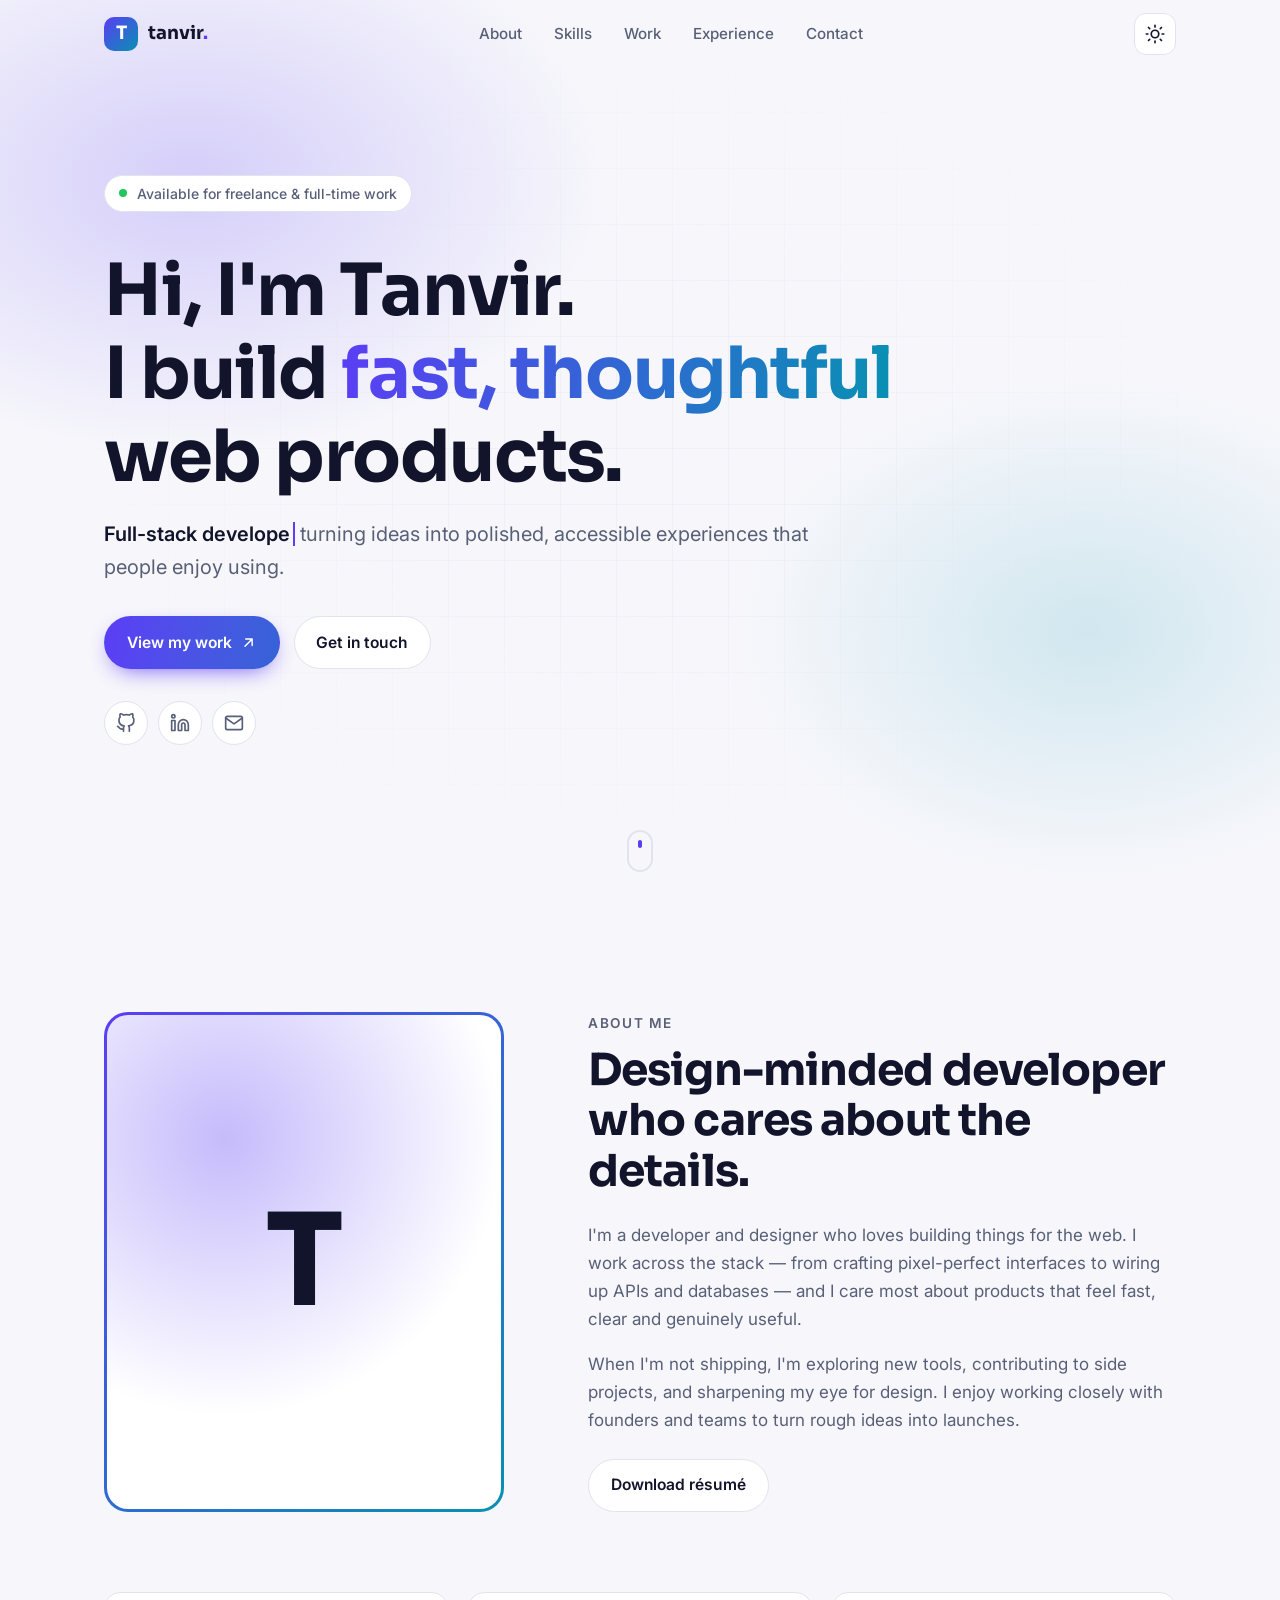
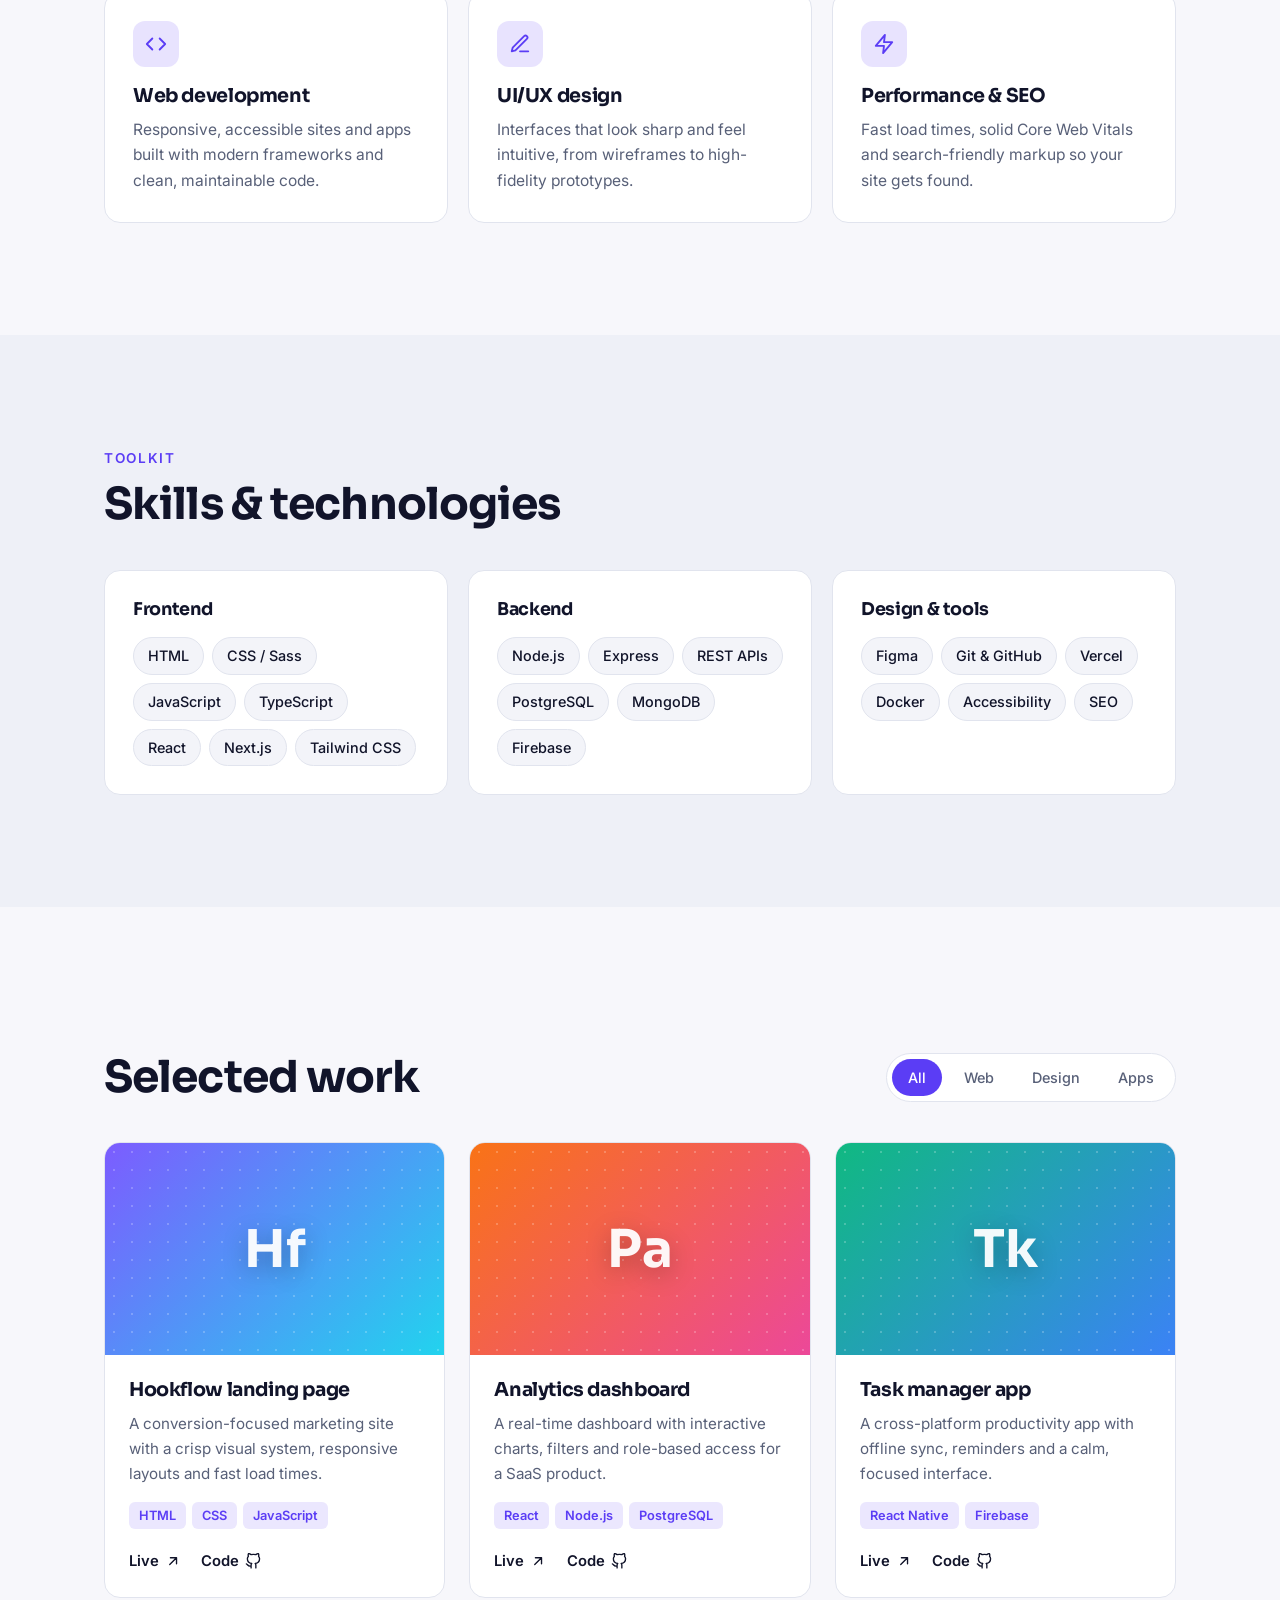
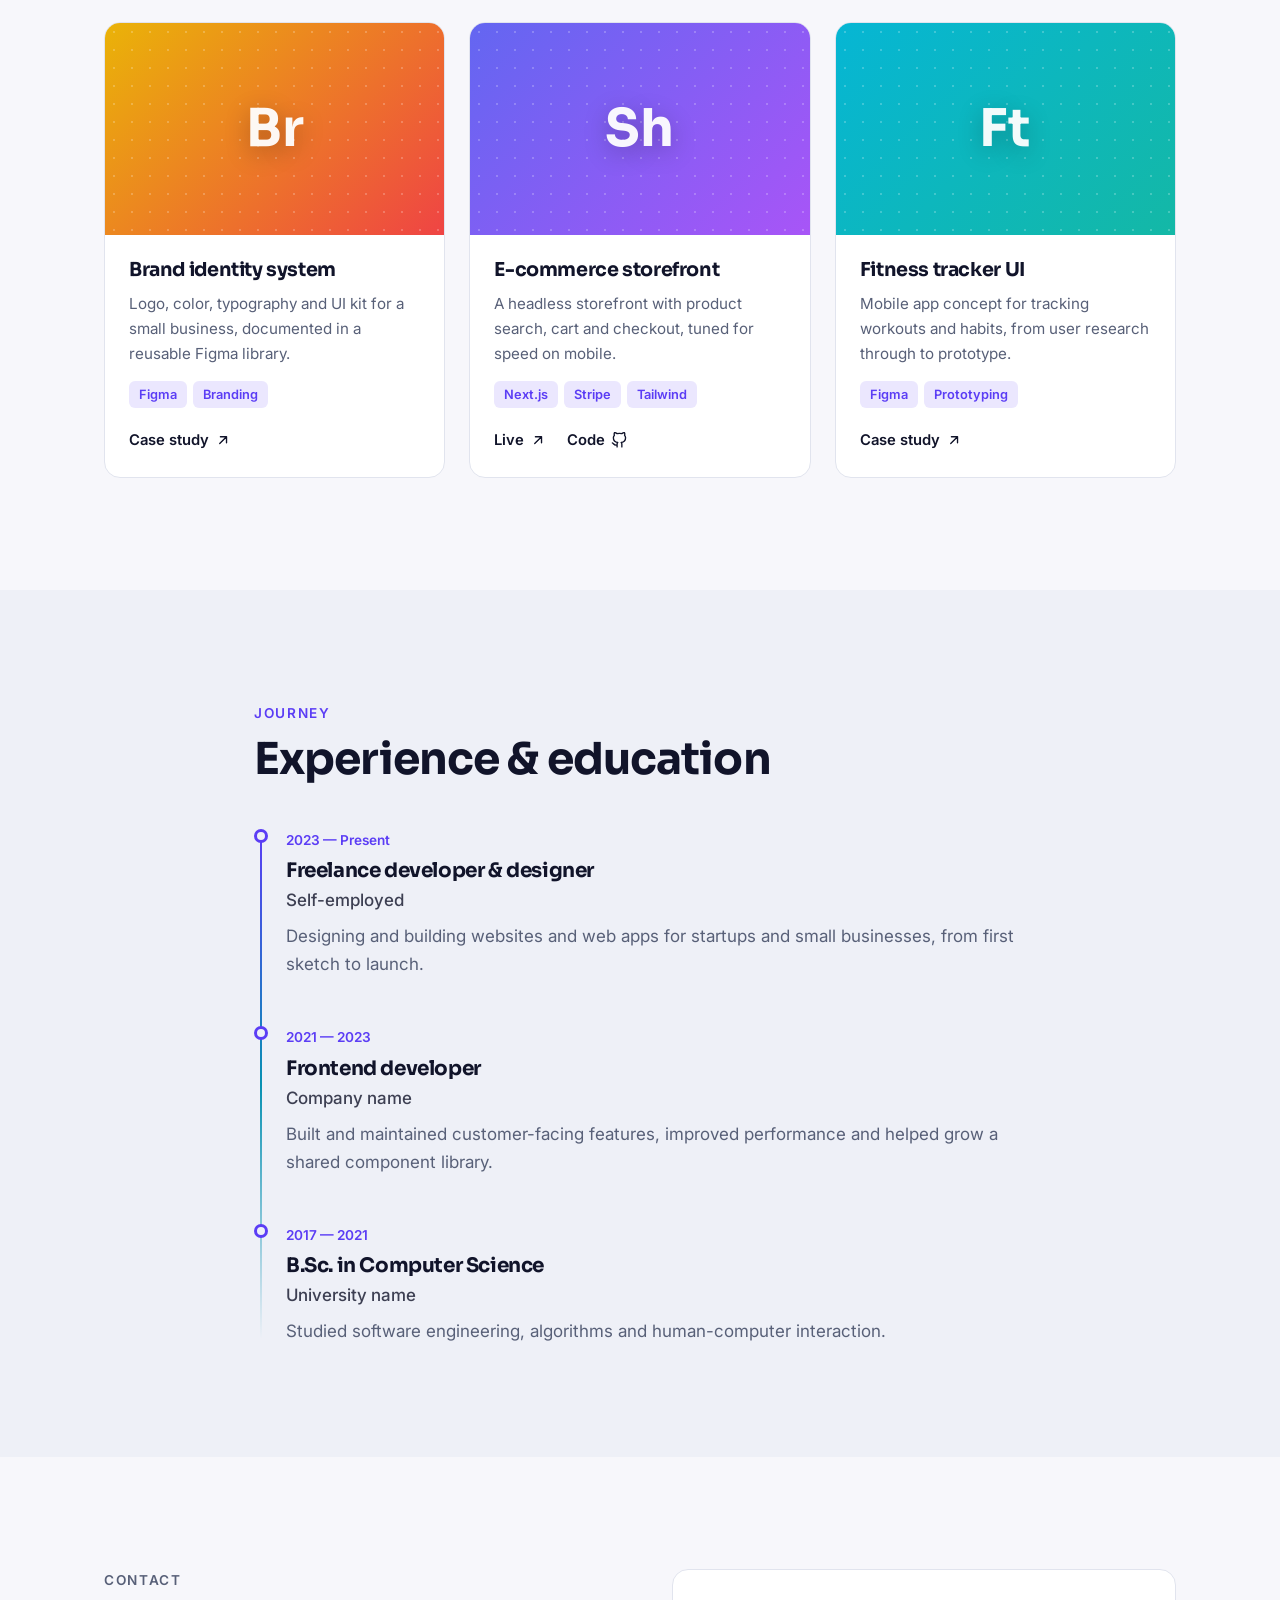
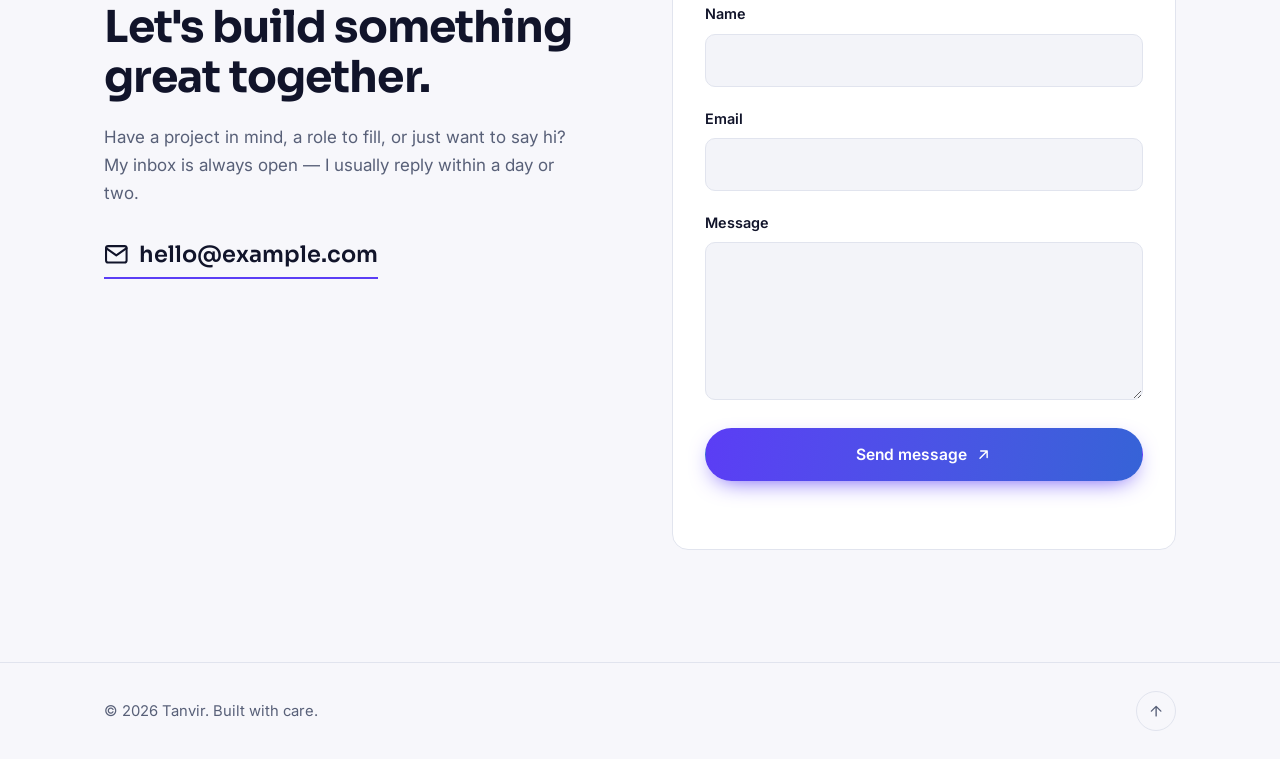
<file: index.html>
<!doctype html>
<html lang="en">
<head>
  <meta charset="utf-8">
  <meta name="viewport" content="width=device-width, initial-scale=1">
  <!-- EDIT: page title, description and social preview text -->
  <title>Tanvir — Developer & Designer</title>
  <meta name="description" content="Portfolio of Tanvir, a developer and designer building fast, thoughtful web products.">
  <meta property="og:title" content="Tanvir — Developer & Designer">
  <meta property="og:description" content="Selected work, experience and ways to get in touch.">
  <meta property="og:type" content="website">
  <meta name="theme-color" content="#0b0d12">
  <link rel="icon" href="assets/favicon.svg" type="image/svg+xml">

  <link rel="preconnect" href="https://fonts.googleapis.com">
  <link rel="preconnect" href="https://fonts.gstatic.com" crossorigin>
  <link href="https://fonts.googleapis.com/css2?family=Inter:wght@400;500;600&family=Sora:wght@500;600;700&display=swap" rel="stylesheet">
  <link rel="stylesheet" href="css/style.css">

  <!-- Apply saved / system theme before first paint to avoid a flash -->
  <script>
    (function () {
      var root = document.documentElement, t = null;
      root.classList.add('js');
      try { t = localStorage.getItem('theme'); } catch (e) {}
      if (t !== 'light' && t !== 'dark') {
        t = window.matchMedia('(prefers-color-scheme: light)').matches ? 'light' : 'dark';
      }
      root.dataset.theme = t;
    })();
  </script>
</head>
<body>
  <!-- Icon sprite -->
  <svg width="0" height="0" style="position:absolute" aria-hidden="true">
    <symbol id="i-github" viewBox="0 0 24 24"><path d="M9 19c-5 1.5-5-2.5-7-3m14 6v-3.87a3.37 3.37 0 0 0-.94-2.61c3.14-.35 6.44-1.54 6.44-7A5.44 5.44 0 0 0 20 4.77 5.07 5.07 0 0 0 19.91 1S18.73.65 16 2.48a13.38 13.38 0 0 0-7 0C6.27.65 5.09 1 5.09 1A5.07 5.07 0 0 0 5 4.77a5.44 5.44 0 0 0-1.5 3.78c0 5.42 3.3 6.61 6.44 7A3.37 3.37 0 0 0 9 18.13V22"/></symbol>
    <symbol id="i-linkedin" viewBox="0 0 24 24"><path d="M16 8a6 6 0 0 1 6 6v7h-4v-7a2 2 0 0 0-4 0v7h-4v-7a6 6 0 0 1 6-6z"/><rect x="2" y="9" width="4" height="12"/><circle cx="4" cy="4" r="2"/></symbol>
    <symbol id="i-mail" viewBox="0 0 24 24"><rect x="2" y="4" width="20" height="16" rx="2"/><path d="m22 6-10 7L2 6"/></symbol>
    <symbol id="i-arrow" viewBox="0 0 24 24"><path d="M7 17 17 7M8 7h9v9"/></symbol>
    <symbol id="i-sun" viewBox="0 0 24 24"><circle cx="12" cy="12" r="4.5"/><path d="M12 1.5v2M12 20.5v2M4.2 4.2l1.4 1.4M18.4 18.4l1.4 1.4M1.5 12h2M20.5 12h2M4.2 19.8l1.4-1.4M18.4 5.6l1.4-1.4"/></symbol>
    <symbol id="i-moon" viewBox="0 0 24 24"><path d="M21 12.79A9 9 0 1 1 11.21 3 7 7 0 0 0 21 12.79z"/></symbol>
    <symbol id="i-code" viewBox="0 0 24 24"><path d="m16 18 6-6-6-6M8 6l-6 6 6 6"/></symbol>
    <symbol id="i-pen" viewBox="0 0 24 24"><path d="M12 20h9"/><path d="M16.5 3.5a2.12 2.12 0 0 1 3 3L7 19l-4 1 1-4Z"/></symbol>
    <symbol id="i-zap" viewBox="0 0 24 24"><path d="M13 2 3 14h9l-1 8 10-12h-9z"/></symbol>
    <symbol id="i-up" viewBox="0 0 24 24"><path d="M12 19V5M5 12l7-7 7 7"/></symbol>
  </svg>

  <a class="skip-link" href="#main">Skip to content</a>

  <header class="site-header">
    <div class="container header-inner">
      <a href="#top" class="logo" aria-label="Home">
        <span class="logo-mark">T</span><span class="logo-text">tanvir<span class="accent">.</span></span>
      </a>

      <nav class="nav" id="site-nav" aria-label="Primary">
        <ul>
          <li><a href="#about">About</a></li>
          <li><a href="#skills">Skills</a></li>
          <li><a href="#work">Work</a></li>
          <li><a href="#experience">Experience</a></li>
          <li><a href="#contact">Contact</a></li>
        </ul>
      </nav>

      <div class="header-actions">
        <button class="icon-btn theme-toggle" type="button" aria-label="Switch color theme">
          <svg class="icon icon-sun"><use href="#i-sun"/></svg>
          <svg class="icon icon-moon"><use href="#i-moon"/></svg>
        </button>
        <button class="icon-btn nav-toggle" type="button" aria-controls="site-nav" aria-expanded="false" aria-label="Open menu">
          <span class="bars" aria-hidden="true"></span>
        </button>
      </div>
    </div>
  </header>

  <main id="main">
    <!-- HERO -->
    <section class="hero" id="top">
      <div class="hero-glow" aria-hidden="true"></div>
      <div class="container hero-inner">
        <p class="eyebrow reveal"><span class="status-dot"></span> Available for freelance &amp; full-time work</p>
        <!-- EDIT: your name and headline -->
        <h1 class="hero-title reveal">
          Hi, I'm Tanvir.<br>
          I build <span class="gradient-text">fast, thoughtful</span> web products.
        </h1>
        <p class="hero-sub reveal">
          <span class="role-rotator" aria-live="polite"
                data-roles='["Full-stack developer", "UI/UX designer", "Landing page specialist", "Problem solver"]'>Full-stack developer</span>
          turning ideas into polished, accessible experiences that people enjoy using.
        </p>
        <div class="hero-cta reveal">
          <a class="btn btn-primary" href="#work">View my work <svg class="icon"><use href="#i-arrow"/></svg></a>
          <a class="btn btn-ghost" href="#contact">Get in touch</a>
        </div>
        <ul class="socials reveal" aria-label="Social links">
          <!-- EDIT: social links -->
          <li><a href="https://github.com/tanvirr0071" target="_blank" rel="noopener" aria-label="GitHub"><svg class="icon"><use href="#i-github"/></svg></a></li>
          <li><a href="https://www.linkedin.com/in/your-handle" target="_blank" rel="noopener" aria-label="LinkedIn"><svg class="icon"><use href="#i-linkedin"/></svg></a></li>
          <li><a href="mailto:hello@example.com" aria-label="Email"><svg class="icon"><use href="#i-mail"/></svg></a></li>
        </ul>
      </div>
      <a href="#about" class="scroll-cue" aria-label="Scroll to About"><span></span></a>
    </section>

    <!-- ABOUT -->
    <section class="section" id="about">
      <div class="container about-grid">
        <div class="about-photo reveal">
          <!-- EDIT: replace with <img src="assets/me.jpg" alt="Portrait of Tanvir"> -->
          <div class="avatar" aria-hidden="true">T</div>
        </div>
        <div class="about-copy">
          <p class="section-kicker reveal">About me</p>
          <h2 class="section-title reveal">Design-minded developer who cares about the details.</h2>
          <!-- EDIT: your story -->
          <p class="reveal">
            I'm a developer and designer who loves building things for the web. I work across the stack —
            from crafting pixel-perfect interfaces to wiring up APIs and databases — and I care most about
            products that feel fast, clear and genuinely useful.
          </p>
          <p class="reveal">
            When I'm not shipping, I'm exploring new tools, contributing to side projects, and sharpening my
            eye for design. I enjoy working closely with founders and teams to turn rough ideas into launches.
          </p>
          <a class="btn btn-ghost reveal" href="assets/resume.pdf" download>Download résumé</a>
        </div>
      </div>

      <div class="container services">
        <article class="card service reveal">
          <div class="service-icon"><svg class="icon"><use href="#i-code"/></svg></div>
          <h3>Web development</h3>
          <p>Responsive, accessible sites and apps built with modern frameworks and clean, maintainable code.</p>
        </article>
        <article class="card service reveal">
          <div class="service-icon"><svg class="icon"><use href="#i-pen"/></svg></div>
          <h3>UI/UX design</h3>
          <p>Interfaces that look sharp and feel intuitive, from wireframes to high-fidelity prototypes.</p>
        </article>
        <article class="card service reveal">
          <div class="service-icon"><svg class="icon"><use href="#i-zap"/></svg></div>
          <h3>Performance &amp; SEO</h3>
          <p>Fast load times, solid Core Web Vitals and search-friendly markup so your site gets found.</p>
        </article>
      </div>
    </section>

    <!-- SKILLS -->
    <section class="section section-alt" id="skills">
      <div class="container">
        <p class="section-kicker reveal">Toolkit</p>
        <h2 class="section-title reveal">Skills &amp; technologies</h2>
        <!-- EDIT: your skills -->
        <div class="skills-grid">
          <div class="card skill-group reveal">
            <h3>Frontend</h3>
            <ul class="chips">
              <li>HTML</li><li>CSS / Sass</li><li>JavaScript</li><li>TypeScript</li>
              <li>React</li><li>Next.js</li><li>Tailwind CSS</li>
            </ul>
          </div>
          <div class="card skill-group reveal">
            <h3>Backend</h3>
            <ul class="chips">
              <li>Node.js</li><li>Express</li><li>REST APIs</li><li>PostgreSQL</li>
              <li>MongoDB</li><li>Firebase</li>
            </ul>
          </div>
          <div class="card skill-group reveal">
            <h3>Design &amp; tools</h3>
            <ul class="chips">
              <li>Figma</li><li>Git &amp; GitHub</li><li>Vercel</li><li>Docker</li>
              <li>Accessibility</li><li>SEO</li>
            </ul>
          </div>
        </div>
      </div>
    </section>

    <!-- WORK -->
    <section class="section" id="work">
      <div class="container">
        <div class="section-head">
          <div>
            <p class="section-kicker reveal">Portfolio</p>
            <h2 class="section-title reveal">Selected work</h2>
          </div>
          <div class="filters reveal" role="group" aria-label="Filter projects">
            <button class="filter is-active" type="button" data-filter="all" aria-pressed="true">All</button>
            <button class="filter" type="button" data-filter="web" aria-pressed="false">Web</button>
            <button class="filter" type="button" data-filter="design" aria-pressed="false">Design</button>
            <button class="filter" type="button" data-filter="app" aria-pressed="false">Apps</button>
          </div>
        </div>

        <!-- EDIT: your projects. data-category can hold several values separated by spaces. -->
        <div class="projects">
          <article class="card project reveal" data-category="web design">
            <div class="project-thumb" style="--g1:#7c5cff;--g2:#22d3ee"><span>Hf</span></div>
            <div class="project-body">
              <h3>Hookflow landing page</h3>
              <p>A conversion-focused marketing site with a crisp visual system, responsive layouts and fast load times.</p>
              <ul class="tags"><li>HTML</li><li>CSS</li><li>JavaScript</li></ul>
              <div class="project-links">
                <a href="#" aria-label="Live demo of Hookflow landing page">Live <svg class="icon"><use href="#i-arrow"/></svg></a>
                <a href="https://github.com/tanvirr0071/Hookflow-Landing" target="_blank" rel="noopener" aria-label="Source code of Hookflow landing page">Code <svg class="icon"><use href="#i-github"/></svg></a>
              </div>
            </div>
          </article>

          <article class="card project reveal" data-category="web app">
            <div class="project-thumb" style="--g1:#f97316;--g2:#ec4899"><span>Pa</span></div>
            <div class="project-body">
              <h3>Analytics dashboard</h3>
              <p>A real-time dashboard with interactive charts, filters and role-based access for a SaaS product.</p>
              <ul class="tags"><li>React</li><li>Node.js</li><li>PostgreSQL</li></ul>
              <div class="project-links">
                <a href="#" aria-label="Live demo of analytics dashboard">Live <svg class="icon"><use href="#i-arrow"/></svg></a>
                <a href="#" aria-label="Source code of analytics dashboard">Code <svg class="icon"><use href="#i-github"/></svg></a>
              </div>
            </div>
          </article>

          <article class="card project reveal" data-category="app">
            <div class="project-thumb" style="--g1:#10b981;--g2:#3b82f6"><span>Tk</span></div>
            <div class="project-body">
              <h3>Task manager app</h3>
              <p>A cross-platform productivity app with offline sync, reminders and a calm, focused interface.</p>
              <ul class="tags"><li>React Native</li><li>Firebase</li></ul>
              <div class="project-links">
                <a href="#" aria-label="Live demo of task manager app">Live <svg class="icon"><use href="#i-arrow"/></svg></a>
                <a href="#" aria-label="Source code of task manager app">Code <svg class="icon"><use href="#i-github"/></svg></a>
              </div>
            </div>
          </article>

          <article class="card project reveal" data-category="design">
            <div class="project-thumb" style="--g1:#eab308;--g2:#ef4444"><span>Br</span></div>
            <div class="project-body">
              <h3>Brand identity system</h3>
              <p>Logo, color, typography and UI kit for a small business, documented in a reusable Figma library.</p>
              <ul class="tags"><li>Figma</li><li>Branding</li></ul>
              <div class="project-links">
                <a href="#" aria-label="Case study of brand identity system">Case study <svg class="icon"><use href="#i-arrow"/></svg></a>
              </div>
            </div>
          </article>

          <article class="card project reveal" data-category="web">
            <div class="project-thumb" style="--g1:#6366f1;--g2:#a855f7"><span>Sh</span></div>
            <div class="project-body">
              <h3>E-commerce storefront</h3>
              <p>A headless storefront with product search, cart and checkout, tuned for speed on mobile.</p>
              <ul class="tags"><li>Next.js</li><li>Stripe</li><li>Tailwind</li></ul>
              <div class="project-links">
                <a href="#" aria-label="Live demo of e-commerce storefront">Live <svg class="icon"><use href="#i-arrow"/></svg></a>
                <a href="#" aria-label="Source code of e-commerce storefront">Code <svg class="icon"><use href="#i-github"/></svg></a>
              </div>
            </div>
          </article>

          <article class="card project reveal" data-category="app design">
            <div class="project-thumb" style="--g1:#06b6d4;--g2:#14b8a6"><span>Ft</span></div>
            <div class="project-body">
              <h3>Fitness tracker UI</h3>
              <p>Mobile app concept for tracking workouts and habits, from user research through to prototype.</p>
              <ul class="tags"><li>Figma</li><li>Prototyping</li></ul>
              <div class="project-links">
                <a href="#" aria-label="Case study of fitness tracker UI">Case study <svg class="icon"><use href="#i-arrow"/></svg></a>
              </div>
            </div>
          </article>
        </div>
      </div>
    </section>

    <!-- EXPERIENCE -->
    <section class="section section-alt" id="experience">
      <div class="container narrow">
        <p class="section-kicker reveal">Journey</p>
        <h2 class="section-title reveal">Experience &amp; education</h2>
        <!-- EDIT: your timeline -->
        <ol class="timeline">
          <li class="timeline-item reveal">
            <span class="timeline-date">2023 — Present</span>
            <h3>Freelance developer &amp; designer</h3>
            <p class="timeline-org">Self-employed</p>
            <p>Designing and building websites and web apps for startups and small businesses, from first sketch to launch.</p>
          </li>
          <li class="timeline-item reveal">
            <span class="timeline-date">2021 — 2023</span>
            <h3>Frontend developer</h3>
            <p class="timeline-org">Company name</p>
            <p>Built and maintained customer-facing features, improved performance and helped grow a shared component library.</p>
          </li>
          <li class="timeline-item reveal">
            <span class="timeline-date">2017 — 2021</span>
            <h3>B.Sc. in Computer Science</h3>
            <p class="timeline-org">University name</p>
            <p>Studied software engineering, algorithms and human-computer interaction.</p>
          </li>
        </ol>
      </div>
    </section>

    <!-- CONTACT -->
    <section class="section" id="contact">
      <div class="container contact-grid">
        <div class="contact-copy">
          <p class="section-kicker reveal">Contact</p>
          <h2 class="section-title reveal">Let's build something great together.</h2>
          <p class="reveal">Have a project in mind, a role to fill, or just want to say hi? My inbox is always open — I usually reply within a day or two.</p>
          <!-- EDIT: your email (also update data-email on the form below) -->
          <a class="contact-email reveal" href="mailto:hello@example.com">
            <svg class="icon"><use href="#i-mail"/></svg> hello@example.com
          </a>
        </div>

        <form class="card contact-form reveal" data-email="hello@example.com" novalidate>
          <div class="field">
            <label for="cf-name">Name</label>
            <input id="cf-name" name="name" type="text" autocomplete="name" required>
          </div>
          <div class="field">
            <label for="cf-email">Email</label>
            <input id="cf-email" name="email" type="email" autocomplete="email" required>
          </div>
          <div class="field">
            <label for="cf-message">Message</label>
            <textarea id="cf-message" name="message" rows="5" required></textarea>
          </div>
          <button class="btn btn-primary" type="submit">Send message <svg class="icon"><use href="#i-arrow"/></svg></button>
          <p class="form-status" role="status" aria-live="polite"></p>
        </form>
      </div>
    </section>
  </main>

  <footer class="site-footer">
    <div class="container footer-inner">
      <p>&copy; <span id="year">2026</span> Tanvir. Built with care.</p>
      <a href="#top" class="back-top" aria-label="Back to top"><svg class="icon"><use href="#i-up"/></svg></a>
    </div>
  </footer>

  <script src="js/main.js" defer></script>
</body>
</html>
</file>
<file: css/style.css>
/* ==========================================================================
   Theme tokens
   ========================================================================== */
:root {
  --font-body: "Inter", system-ui, -apple-system, "Segoe UI", Roboto, sans-serif;
  --font-head: "Sora", var(--font-body);

  --radius: 16px;
  --radius-sm: 10px;
  --header-h: 68px;
  --container: 1120px;
  --ease: cubic-bezier(.2, .7, .2, 1);
}

:root,
:root[data-theme="dark"] {
  --bg: #0b0d12;
  --bg-alt: #0f121a;
  --surface: #141823;
  --surface-2: #1a1f2c;
  --border: #242a38;
  --text: #e9ebf1;
  --muted: #9aa3b6;
  --accent: #8b6cff;
  --accent-2: #22d3ee;
  --accent-ink: #ffffff;
  --shadow: 0 10px 30px -12px rgba(0, 0, 0, .6);
  --header-bg: rgba(11, 13, 18, .72);
  color-scheme: dark;
}

:root[data-theme="light"] {
  --bg: #f7f7fb;
  --bg-alt: #eef0f7;
  --surface: #ffffff;
  --surface-2: #f3f4f9;
  --border: #e1e4ee;
  --text: #11142a;
  --muted: #586078;
  --accent: #5b3df5;
  --accent-2: #0891b2;
  --accent-ink: #ffffff;
  --shadow: 0 10px 30px -14px rgba(30, 35, 80, .25);
  --header-bg: rgba(247, 247, 251, .78);
  color-scheme: light;
}

/* ==========================================================================
   Base
   ========================================================================== */
*,
*::before,
*::after { box-sizing: border-box; }

html {
  scroll-behavior: smooth;
  scroll-padding-top: calc(var(--header-h) + 12px);
  -webkit-text-size-adjust: 100%;
}

body {
  margin: 0;
  font-family: var(--font-body);
  font-size: 1.0625rem;
  line-height: 1.65;
  color: var(--text);
  background: var(--bg);
  -webkit-font-smoothing: antialiased;
  overflow-x: hidden;
  transition: background-color .3s ease, color .3s ease;
}

h1, h2, h3 {
  font-family: var(--font-head);
  line-height: 1.15;
  letter-spacing: -.02em;
  margin: 0 0 .5em;
}

p { margin: 0 0 1em; }
a { color: inherit; text-decoration: none; }
ul, ol { margin: 0; padding: 0; list-style: none; }
img { max-width: 100%; display: block; }
button { font: inherit; color: inherit; cursor: pointer; }

:focus-visible {
  outline: 2px solid var(--accent);
  outline-offset: 3px;
  border-radius: 6px;
}

.icon {
  width: 1.1em;
  height: 1.1em;
  fill: none;
  stroke: currentColor;
  stroke-width: 2;
  stroke-linecap: round;
  stroke-linejoin: round;
  flex-shrink: 0;
}

.container {
  width: 100%;
  max-width: var(--container);
  margin: 0 auto;
  padding: 0 24px;
}
.container.narrow { max-width: 820px; }

.skip-link {
  position: absolute;
  left: 16px;
  top: -60px;
  z-index: 100;
  padding: 10px 16px;
  border-radius: var(--radius-sm);
  background: var(--accent);
  color: var(--accent-ink);
  transition: top .2s;
}
.skip-link:focus { top: 12px; }

.accent { color: var(--accent); }

.gradient-text {
  background: linear-gradient(100deg, var(--accent), var(--accent-2));
  -webkit-background-clip: text;
  background-clip: text;
  color: transparent;
}

/* ==========================================================================
   Buttons
   ========================================================================== */
.btn {
  display: inline-flex;
  align-items: center;
  gap: .5em;
  padding: .8em 1.4em;
  border-radius: 999px;
  border: 1px solid transparent;
  font-weight: 600;
  font-size: .975rem;
  transition: transform .2s var(--ease), box-shadow .2s, background-color .2s, border-color .2s;
}
.btn:hover { transform: translateY(-2px); }

.btn-primary {
  background: linear-gradient(100deg, var(--accent), color-mix(in srgb, var(--accent) 55%, var(--accent-2)));
  color: var(--accent-ink);
  box-shadow: 0 8px 24px -10px var(--accent);
}
.btn-primary:hover { box-shadow: 0 12px 28px -10px var(--accent); }

.btn-ghost {
  border-color: var(--border);
  background: var(--surface);
}
.btn-ghost:hover { border-color: var(--accent); }

.icon-btn {
  display: inline-grid;
  place-items: center;
  width: 42px;
  height: 42px;
  border-radius: 12px;
  border: 1px solid var(--border);
  background: var(--surface);
  transition: border-color .2s;
}
.icon-btn:hover { border-color: var(--accent); }

/* ==========================================================================
   Header
   ========================================================================== */
.site-header {
  position: fixed;
  inset: 0 0 auto;
  z-index: 50;
  height: var(--header-h);
  transition: background-color .3s, border-color .3s, backdrop-filter .3s;
  border-bottom: 1px solid transparent;
}
.site-header.is-scrolled {
  background: var(--header-bg);
  backdrop-filter: saturate(160%) blur(14px);
  -webkit-backdrop-filter: saturate(160%) blur(14px);
  border-bottom-color: var(--border);
}

.header-inner {
  height: 100%;
  display: flex;
  align-items: center;
  justify-content: space-between;
  gap: 24px;
}

.logo {
  display: inline-flex;
  align-items: center;
  gap: 10px;
  font-family: var(--font-head);
  font-weight: 700;
  font-size: 1.15rem;
}
.logo-mark {
  display: grid;
  place-items: center;
  width: 34px;
  height: 34px;
  border-radius: 10px;
  color: #fff;
  background: linear-gradient(135deg, var(--accent), var(--accent-2));
}

.nav ul { display: flex; gap: 4px; }
.nav a {
  display: block;
  padding: 8px 14px;
  border-radius: 999px;
  color: var(--muted);
  font-size: .95rem;
  font-weight: 500;
  transition: color .2s, background-color .2s;
}
.nav a:hover,
.nav a.is-active { color: var(--text); background: var(--surface-2); }

.header-actions { display: flex; gap: 10px; }

.theme-toggle .icon { width: 20px; height: 20px; }
:root[data-theme="dark"] .icon-sun,
:root[data-theme="light"] .icon-moon { display: none; }

.nav-toggle { display: none; }
.bars,
.bars::before,
.bars::after {
  display: block;
  width: 18px;
  height: 2px;
  border-radius: 2px;
  background: currentColor;
  transition: transform .25s var(--ease), opacity .2s;
}
.bars { position: relative; }
.bars::before,
.bars::after { content: ""; position: absolute; left: 0; }
.bars::before { top: -6px; }
.bars::after { top: 6px; }
.nav-open .bars { background: transparent; }
.nav-open .bars::before { transform: translateY(6px) rotate(45deg); }
.nav-open .bars::after { transform: translateY(-6px) rotate(-45deg); }

/* ==========================================================================
   Hero
   ========================================================================== */
.hero {
  position: relative;
  min-height: 100vh;
  min-height: 100svh;
  display: flex;
  align-items: center;
  padding: calc(var(--header-h) + 48px) 0 96px;
  overflow: hidden;
}

.hero-glow {
  position: absolute;
  inset: 0;
  pointer-events: none;
  background:
    radial-gradient(600px 400px at 15% 20%, color-mix(in srgb, var(--accent) 22%, transparent), transparent 70%),
    radial-gradient(500px 360px at 85% 70%, color-mix(in srgb, var(--accent-2) 16%, transparent), transparent 70%);
}
.hero-glow::after {
  content: "";
  position: absolute;
  inset: 0;
  background-image:
    linear-gradient(var(--border) 1px, transparent 1px),
    linear-gradient(90deg, var(--border) 1px, transparent 1px);
  background-size: 56px 56px;
  opacity: .35;
  mask-image: radial-gradient(ellipse at center, #000 20%, transparent 70%);
  -webkit-mask-image: radial-gradient(ellipse at center, #000 20%, transparent 70%);
}

.hero-inner { position: relative; }

.eyebrow {
  display: inline-flex;
  align-items: center;
  gap: 10px;
  padding: 6px 14px;
  border-radius: 999px;
  border: 1px solid var(--border);
  background: var(--surface);
  color: var(--muted);
  font-size: .875rem;
  font-weight: 500;
}
.status-dot {
  width: 8px;
  height: 8px;
  border-radius: 50%;
  background: #22c55e;
  box-shadow: 0 0 0 0 rgba(34, 197, 94, .6);
  animation: pulse 2s infinite;
}
@keyframes pulse {
  70% { box-shadow: 0 0 0 8px rgba(34, 197, 94, 0); }
  100% { box-shadow: 0 0 0 0 rgba(34, 197, 94, 0); }
}

.hero-title {
  margin: 24px 0 20px;
  font-size: clamp(2.4rem, 6vw, 4.5rem);
  font-weight: 700;
  max-width: 16ch;
}

.hero-sub {
  max-width: 56ch;
  color: var(--muted);
  font-size: clamp(1.05rem, 1.6vw, 1.25rem);
}
.role-rotator {
  color: var(--text);
  font-weight: 600;
  border-right: 2px solid var(--accent);
  padding-right: 3px;
}

.hero-cta { display: flex; flex-wrap: wrap; gap: 14px; margin: 32px 0; }

.socials { display: flex; gap: 10px; }
.socials a {
  display: grid;
  place-items: center;
  width: 44px;
  height: 44px;
  border-radius: 50%;
  border: 1px solid var(--border);
  background: var(--surface);
  color: var(--muted);
  transition: color .2s, border-color .2s, transform .2s var(--ease);
}
.socials a:hover { color: var(--text); border-color: var(--accent); transform: translateY(-2px); }
.socials .icon { width: 20px; height: 20px; }

.scroll-cue {
  position: absolute;
  bottom: 28px;
  left: 50%;
  translate: -50% 0;
  width: 26px;
  height: 42px;
  border: 2px solid var(--border);
  border-radius: 14px;
}
.scroll-cue span {
  position: absolute;
  top: 8px;
  left: 50%;
  width: 4px;
  height: 8px;
  margin-left: -2px;
  border-radius: 2px;
  background: var(--accent);
  animation: scroll 1.8s infinite;
}
@keyframes scroll {
  0% { opacity: 0; transform: translateY(0); }
  30% { opacity: 1; }
  100% { opacity: 0; transform: translateY(14px); }
}

/* ==========================================================================
   Sections
   ========================================================================== */
.section { padding: 112px 0; }
.section-alt { background: var(--bg-alt); }

.section-kicker {
  margin-bottom: 10px;
  color: var(--accent);
  font-size: .85rem;
  font-weight: 600;
  letter-spacing: .12em;
  text-transform: uppercase;
}
.section-title {
  font-size: clamp(1.9rem, 3.6vw, 2.75rem);
  margin-bottom: 40px;
  max-width: 22ch;
}

.section-head {
  display: flex;
  flex-wrap: wrap;
  align-items: flex-end;
  justify-content: space-between;
  gap: 16px 24px;
  margin-bottom: 40px;
}
.section-head .section-title { margin-bottom: 0; }

.card {
  background: var(--surface);
  border: 1px solid var(--border);
  border-radius: var(--radius);
  transition: transform .3s var(--ease), border-color .3s, box-shadow .3s;
}

/* About */
.about-grid {
  display: grid;
  grid-template-columns: minmax(0, 5fr) minmax(0, 7fr);
  gap: 64px;
  align-items: center;
}
.about-copy p { color: var(--muted); }
.about-copy .section-title { margin-bottom: 24px; }
.about-copy .btn { margin-top: 8px; }

.about-photo {
  position: relative;
  aspect-ratio: 4 / 5;
  max-width: 400px;
  border-radius: 24px;
  padding: 3px;
  background: linear-gradient(135deg, var(--accent), var(--accent-2));
}
.about-photo > * {
  width: 100%;
  height: 100%;
  border-radius: 21px;
  object-fit: cover;
}
.avatar {
  display: grid;
  place-items: center;
  background:
    radial-gradient(circle at 30% 25%, color-mix(in srgb, var(--accent) 35%, transparent), transparent 60%),
    var(--surface);
  font-family: var(--font-head);
  font-size: clamp(5rem, 12vw, 8rem);
  font-weight: 700;
  color: var(--text);
}

.services {
  display: grid;
  grid-template-columns: repeat(3, minmax(0, 1fr));
  gap: 20px;
  margin-top: 80px;
}
.service { padding: 28px; }
.service:hover { transform: translateY(-4px); border-color: color-mix(in srgb, var(--accent) 50%, var(--border)); }
.service h3 { font-size: 1.2rem; }
.service p { color: var(--muted); margin: 0; font-size: .975rem; }
.service-icon {
  display: grid;
  place-items: center;
  width: 46px;
  height: 46px;
  margin-bottom: 18px;
  border-radius: 12px;
  color: var(--accent);
  background: color-mix(in srgb, var(--accent) 14%, transparent);
}
.service-icon .icon { width: 22px; height: 22px; }

/* Skills */
.skills-grid {
  display: grid;
  grid-template-columns: repeat(3, minmax(0, 1fr));
  gap: 20px;
}
.skill-group { padding: 28px; }
.skill-group h3 { font-size: 1.1rem; margin-bottom: 18px; }

.chips { display: flex; flex-wrap: wrap; gap: 8px; }
.chips li {
  padding: 6px 14px;
  border-radius: 999px;
  border: 1px solid var(--border);
  background: var(--surface-2);
  font-size: .9rem;
  font-weight: 500;
}

/* Projects */
.filters {
  display: flex;
  flex-wrap: wrap;
  gap: 6px;
  padding: 5px;
  border-radius: 999px;
  border: 1px solid var(--border);
  background: var(--surface);
}
.filter {
  padding: 7px 16px;
  border: 0;
  border-radius: 999px;
  background: transparent;
  color: var(--muted);
  font-size: .9rem;
  font-weight: 500;
  transition: color .2s, background-color .2s;
}
.filter:hover { color: var(--text); }
.filter.is-active { background: var(--accent); color: var(--accent-ink); }

.projects {
  display: grid;
  grid-template-columns: repeat(3, minmax(0, 1fr));
  gap: 24px;
}
.project {
  display: flex;
  flex-direction: column;
  overflow: hidden;
}
.project[hidden] { display: none; }
.project:hover {
  transform: translateY(-6px);
  border-color: color-mix(in srgb, var(--accent) 50%, var(--border));
  box-shadow: var(--shadow);
}

.project-thumb {
  position: relative;
  display: grid;
  place-items: center;
  aspect-ratio: 16 / 10;
  overflow: hidden;
  background: linear-gradient(135deg, var(--g1), var(--g2));
}
.project-thumb::before {
  content: "";
  position: absolute;
  inset: 0;
  background-image: radial-gradient(rgba(255, 255, 255, .22) 1px, transparent 1px);
  background-size: 18px 18px;
}
.project-thumb span {
  position: relative;
  font-family: var(--font-head);
  font-size: 3.25rem;
  font-weight: 700;
  color: rgba(255, 255, 255, .95);
  text-shadow: 0 6px 24px rgba(0, 0, 0, .25);
  transition: transform .4s var(--ease);
}
.project:hover .project-thumb span { transform: scale(1.1) rotate(-3deg); }
.project-thumb img { position: absolute; inset: 0; width: 100%; height: 100%; object-fit: cover; }

.project-body {
  display: flex;
  flex-direction: column;
  flex: 1;
  padding: 24px;
}
.project-body h3 { font-size: 1.2rem; }
.project-body p { color: var(--muted); font-size: .95rem; }

.tags { display: flex; flex-wrap: wrap; gap: 6px; margin-bottom: 20px; }
.tags li {
  padding: 3px 10px;
  border-radius: 6px;
  background: color-mix(in srgb, var(--accent) 12%, transparent);
  color: var(--accent);
  font-size: .8rem;
  font-weight: 600;
}
:root[data-theme="dark"] .tags li { color: color-mix(in srgb, var(--accent) 60%, #fff); }

.project-links { display: flex; gap: 20px; margin-top: auto; }
.project-links a {
  display: inline-flex;
  align-items: center;
  gap: 6px;
  font-size: .925rem;
  font-weight: 600;
  transition: color .2s;
}
.project-links a:hover { color: var(--accent); }

/* Timeline */
.timeline {
  position: relative;
  padding-left: 32px;
}
.timeline::before {
  content: "";
  position: absolute;
  top: 6px;
  bottom: 6px;
  left: 6px;
  width: 2px;
  background: linear-gradient(var(--accent), var(--accent-2), transparent);
}
.timeline-item {
  position: relative;
  padding-bottom: 44px;
}
.timeline-item:last-child { padding-bottom: 0; }
.timeline-item::before {
  content: "";
  position: absolute;
  left: -32px;
  top: 4px;
  width: 14px;
  height: 14px;
  border-radius: 50%;
  border: 3px solid var(--accent);
  background: var(--bg-alt);
}
.timeline-date {
  display: inline-block;
  margin-bottom: 8px;
  color: var(--accent);
  font-size: .85rem;
  font-weight: 600;
}
.timeline-item h3 { font-size: 1.25rem; margin-bottom: 4px; }
.timeline-org { color: var(--text); font-weight: 500; margin-bottom: 8px; opacity: .8; }
.timeline-item p:last-child { color: var(--muted); margin: 0; }

/* Contact */
.contact-grid {
  display: grid;
  grid-template-columns: minmax(0, 1fr) minmax(0, 1fr);
  gap: 64px;
  align-items: start;
}
.contact-copy p { color: var(--muted); max-width: 44ch; }
.contact-copy .section-title { margin-bottom: 20px; }
.contact-email {
  display: inline-flex;
  align-items: center;
  gap: 10px;
  margin-top: 12px;
  font-family: var(--font-head);
  font-size: clamp(1.1rem, 2vw, 1.4rem);
  font-weight: 600;
  border-bottom: 2px solid var(--accent);
  padding-bottom: 4px;
  word-break: break-all;
}

.contact-form { padding: 32px; }
.field { margin-bottom: 20px; }
.field label {
  display: block;
  margin-bottom: 8px;
  font-size: .9rem;
  font-weight: 600;
}
.field input,
.field textarea {
  width: 100%;
  padding: 12px 14px;
  border: 1px solid var(--border);
  border-radius: var(--radius-sm);
  background: var(--surface-2);
  color: var(--text);
  font: inherit;
  font-size: 1rem;
  resize: vertical;
  transition: border-color .2s, box-shadow .2s;
}
.field input:focus,
.field textarea:focus {
  outline: none;
  border-color: var(--accent);
  box-shadow: 0 0 0 4px color-mix(in srgb, var(--accent) 20%, transparent);
}
.field [aria-invalid="true"] { border-color: #ef4444; }
.contact-form .btn { width: 100%; justify-content: center; }
.form-status { margin: 14px 0 0; min-height: 1.5em; font-size: .925rem; color: var(--muted); }
.form-status.is-error { color: #ef4444; }

/* Footer */
.site-footer {
  border-top: 1px solid var(--border);
  padding: 28px 0;
  color: var(--muted);
  font-size: .925rem;
}
.footer-inner { display: flex; align-items: center; justify-content: space-between; gap: 16px; }
.footer-inner p { margin: 0; }
.back-top {
  display: grid;
  place-items: center;
  width: 40px;
  height: 40px;
  border-radius: 50%;
  border: 1px solid var(--border);
  transition: border-color .2s, color .2s;
}
.back-top:hover { border-color: var(--accent); color: var(--text); }

/* ==========================================================================
   Reveal on scroll (only when JS is running)
   ========================================================================== */
.js .reveal {
  opacity: 0;
  transform: translateY(18px);
  transition: opacity .7s var(--ease), transform .7s var(--ease);
}
.js .reveal.is-visible { opacity: 1; transform: none; }

/* ==========================================================================
   Responsive
   ========================================================================== */
@media (max-width: 960px) {
  .projects,
  .skills-grid,
  .services { grid-template-columns: repeat(2, minmax(0, 1fr)); }
  .about-grid,
  .contact-grid { grid-template-columns: 1fr; gap: 48px; }
  .about-photo { max-width: 320px; }
}

@media (max-width: 760px) {
  .nav-toggle { display: inline-grid; }
  .nav {
    position: fixed;
    top: var(--header-h);
    left: 0;
    right: 0;
    padding: 12px 16px 20px;
    background: var(--bg);
    border-bottom: 1px solid var(--border);
    box-shadow: var(--shadow);
    opacity: 0;
    visibility: hidden;
    transform: translateY(-8px);
    transition: opacity .25s, transform .25s var(--ease), visibility .25s;
  }
  .nav-open .nav { opacity: 1; visibility: visible; transform: none; }
  .nav ul { flex-direction: column; gap: 2px; }
  .nav a { padding: 12px 16px; border-radius: var(--radius-sm); font-size: 1rem; }
  .nav-open .site-header { background: var(--bg); border-bottom-color: var(--border); }
}

@media (max-width: 640px) {
  .container { padding: 0 16px; }
  .section { padding: 80px 0; }
  .projects,
  .skills-grid,
  .services { grid-template-columns: 1fr; }
  .services { margin-top: 56px; }
  .contact-form { padding: 24px; }
  .scroll-cue { display: none; }
}

@media (prefers-reduced-motion: reduce) {
  html { scroll-behavior: auto; }
  *,
  *::before,
  *::after {
    animation-duration: .01ms !important;
    animation-iteration-count: 1 !important;
    transition-duration: .01ms !important;
  }
  .js .reveal { transform: none; }
}
</file>
